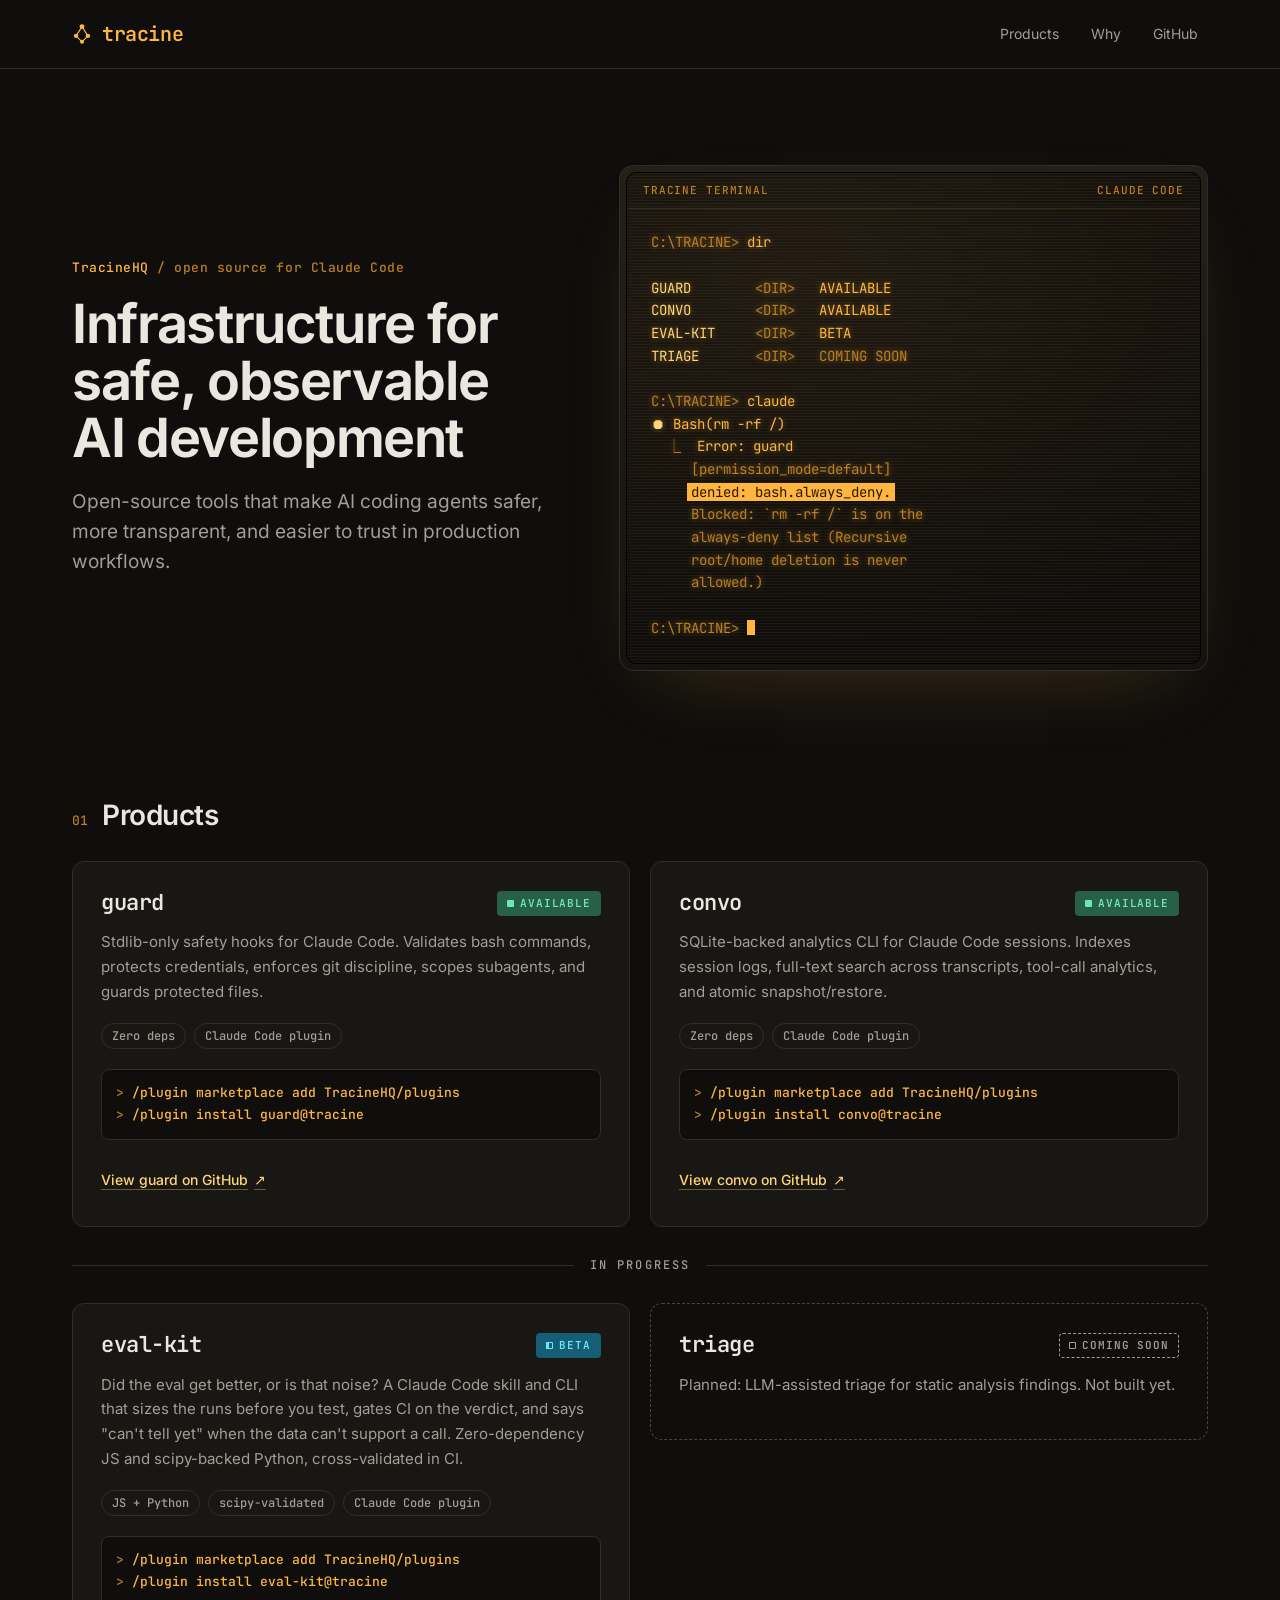
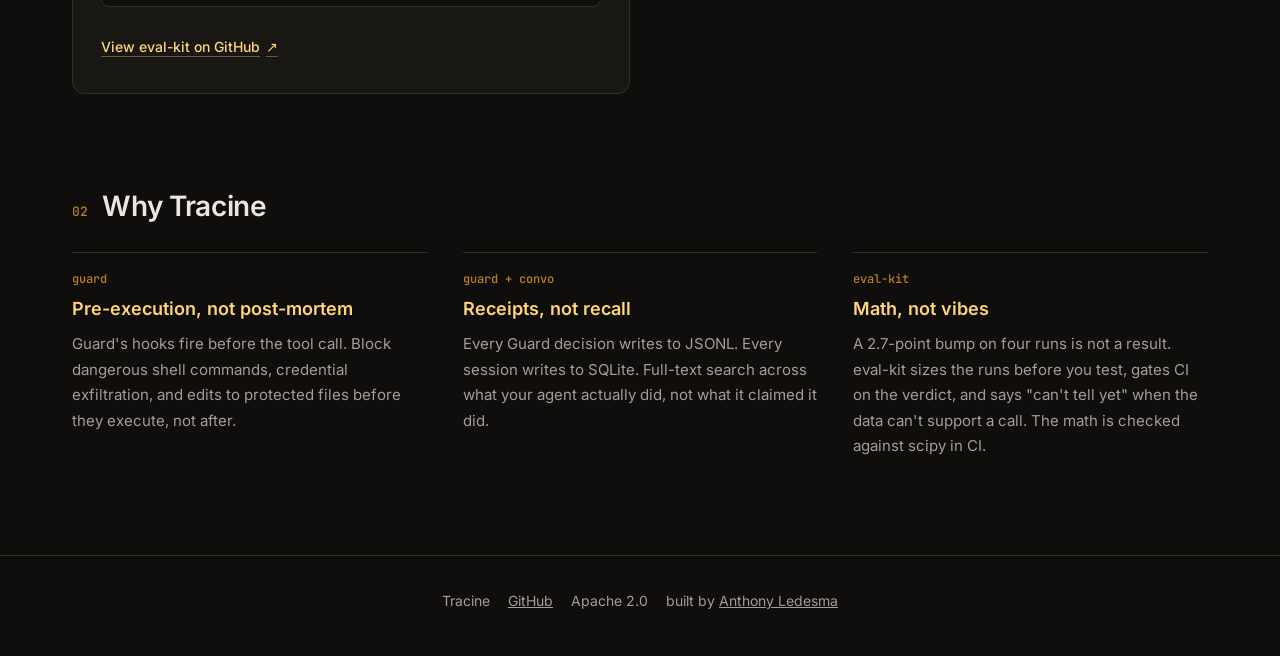
<file: index.html>
<!DOCTYPE html>
<html lang="en">
<head>
<meta charset="UTF-8">
<meta name="viewport" content="width=device-width, initial-scale=1.0">
<title>Tracine: Infrastructure for safe, observable AI development</title>
<meta name="description" content="Open-source tools that make AI coding agents safer, more transparent, and easier to trust. Safety hooks, session analytics, and eval statistics.">
<meta name="theme-color" content="#0f0e0c">
<meta property="og:title" content="Tracine">
<meta property="og:description" content="Infrastructure for safe, observable AI development">
<meta property="og:type" content="website">
<meta property="og:url" content="https://tracine.dev/">
<meta property="og:image" content="https://tracine.dev/og.png">
<meta name="twitter:card" content="summary_large_image">
<link rel="icon" type="image/png" href="favicon.png">
<link rel="canonical" href="https://tracine.dev/">
<link rel="preload" href="assets/fonts/jetbrains-mono-latin-wght-normal.woff2" as="font" type="font/woff2" crossorigin>
<script type="application/ld+json">
{
  "@context": "https://schema.org",
  "@type": "Organization",
  "@id": "https://tracine.dev/#organization",
  "name": "Tracine",
  "url": "https://tracine.dev/",
  "logo": "https://tracine.dev/favicon.png",
  "description": "Infrastructure for safe, observable AI development.",
  "sameAs": ["https://github.com/TracineHQ"],
  "founder": {
    "@type": "Person",
    "@id": "https://anthonyledesma.com/#person",
    "name": "Anthony Ledesma",
    "url": "https://anthonyledesma.com/",
    "sameAs": ["https://github.com/AnthonyLedesma", "https://www.linkedin.com/in/anthonyledesma/"]
  }
}
</script>
<style>
@font-face{font-family:"Inter";src:url("assets/fonts/inter-latin-wght-normal.woff2") format("woff2");font-weight:100 900;font-display:swap}
@font-face{font-family:"JetBrains Mono";src:url("assets/fonts/jetbrains-mono-latin-wght-normal.woff2") format("woff2");font-weight:100 800;font-display:swap}

/* Tokens: anthonyledesma.com amber phosphor palette, dark values (tracine.dev has no light mode today). */
:root{
  color-scheme:dark;
  --bg:#0f0e0c; --surface:#191714; --fg:#eae7e1; --muted:#a29d96; --faint:#302d29;
  --accent:#ffb641; --accent-ink:#fed579;
  --phosphor:#ffb641; --phosphor-hi:#fed579; --phosphor-lo:#ba7e23; --phosphor-ink:#2a1500;
  --ok:#6ee7b7; --ok-dim:#285f47; --beta:#67e8f9; --beta-dim:#155e75; --alarm:#ff5d5d; --ink:#1c1b19;
  --glass:#201a12;
  --sans:"Inter",ui-sans-serif,system-ui,-apple-system,"Segoe UI",sans-serif;
  --mono:"JetBrains Mono",ui-monospace,"SF Mono",Menlo,monospace;
  --wrap:1200px;
}
*,*::before,*::after{box-sizing:border-box}
html{-webkit-text-size-adjust:100%;scroll-behavior:smooth}
@media (prefers-reduced-motion:reduce){html{scroll-behavior:auto}}
body{margin:0;background:var(--bg);color:var(--fg);font:400 16px/1.6 var(--sans);-webkit-font-smoothing:antialiased;overflow-wrap:anywhere}
a{color:var(--accent-ink)}
:focus-visible{outline:2px solid var(--accent);outline-offset:3px;border-radius:4px}
.wrap{max-width:var(--wrap);margin:0 auto;padding:0 16px}
@media (min-width:640px){.wrap{padding:0 24px}}
@media (min-width:1024px){.wrap{padding:0 32px}}
.sr-only{position:absolute;width:1px;height:1px;padding:0;margin:-1px;overflow:hidden;clip:rect(0,0,0,0);white-space:nowrap;border:0}
.skip{position:absolute;left:16px;top:-48px;background:var(--phosphor);color:var(--phosphor-ink);padding:8px 12px;border-radius:4px;font-weight:600;z-index:10;text-decoration:none}
.skip:focus{top:12px}

/* Header */
.site-head{border-bottom:1px solid var(--faint)}
.nav{display:flex;align-items:center;justify-content:space-between;gap:16px;min-height:68px}
.brand{display:inline-flex;align-items:center;gap:10px;color:var(--phosphor);text-decoration:none;font:600 20px/1 var(--mono);letter-spacing:-.02em;padding:6px 0}
.brand svg{width:20px;height:22px;flex:none}
.nav ul{display:flex;gap:4px;list-style:none;margin:0;padding:0}
.nav ul a{display:inline-flex;align-items:center;min-height:44px;padding:0 10px;color:var(--muted);text-decoration:none;font-size:14px}
.nav ul a:hover{color:var(--fg)}
@media (min-width:640px){.nav ul{gap:12px}}

/* Hero */
.hero{display:grid;gap:40px;padding-block:56px 64px;align-items:center}
@media (min-width:960px){.hero{grid-template-columns:minmax(0,5fr) minmax(0,6fr);gap:56px;padding-block:96px 104px}}
.eyebrow{font:500 13px/1.4 var(--mono);color:var(--phosphor-lo);letter-spacing:.04em;margin:0 0 18px}
.eyebrow b{color:var(--phosphor);font-weight:500}
h1{font:650 clamp(32px,6.4vw,54px)/1.06 var(--sans);letter-spacing:-.025em;margin:0 0 20px;text-wrap:balance}
.lede{color:var(--muted);font-size:clamp(16px,2.2vw,19px);line-height:1.6;margin:0;max-width:34em}

/* Phosphor glass */
.crt{margin:0;border-radius:14px;padding:6px;background:linear-gradient(180deg,#242019,#15130f);border:1px solid var(--faint);box-shadow:0 30px 80px -40px rgba(255,182,65,.25)}
.glass{position:relative;border-radius:10px;overflow:hidden;background:radial-gradient(120% 90% at 30% 20%,var(--glass),var(--bg) 85%);border:1px solid #000}
.glass::after{content:"";position:absolute;inset:0;pointer-events:none;background:repeating-linear-gradient(180deg,rgba(255,182,65,.05) 0 1px,transparent 1px 3px)}
.glass-bar{display:flex;justify-content:space-between;gap:12px;padding:10px 16px;border-bottom:1px solid rgba(255,182,65,.12);font:500 11px/1.4 var(--mono);letter-spacing:.08em;text-transform:uppercase;color:var(--phosphor-lo)}
.screen{margin:0;padding:18px 16px 20px;font:400 clamp(10.5px,2.9vw,14px)/1.62 var(--mono);color:var(--phosphor);white-space:pre-wrap;text-shadow:0 0 6px rgba(255,182,65,.45)}
@media (min-width:640px){.screen{padding:22px 24px 24px}}
.hi{color:var(--phosphor-hi)}
.lo{color:var(--phosphor-lo)}
.rev{background:var(--phosphor);color:var(--phosphor-ink);text-shadow:none;padding:0 4px;margin-left:-4px}
.cursor{display:inline-block;width:.6em;height:1.1em;vertical-align:-.18em;background:var(--phosphor);animation:blink 1s steps(1) 4}
@keyframes blink{50%{opacity:0}}
@media (prefers-reduced-motion:reduce){.cursor{animation:none}}
@media (forced-colors:active){.screen{text-shadow:none}.glass::after{display:none}.rev{forced-color-adjust:none;background:Highlight;color:HighlightText}.cursor{background:CanvasText}}

/* Sections */
.sec{padding-block:24px 72px;scroll-margin-top:16px}
.sec-head{display:flex;align-items:baseline;gap:14px;margin:0 0 28px}
.sec-head h2{font:600 clamp(22px,3vw,28px)/1.2 var(--sans);letter-spacing:-.015em;margin:0}
.sec-head .idx{font:500 13px/1 var(--mono);color:var(--phosphor-lo)}

/* Product cards */
.grid{list-style:none;margin:0;padding:0;display:grid;grid-template-columns:minmax(0,1fr);gap:16px}
@media (min-width:768px){.grid{grid-template-columns:repeat(2,minmax(0,1fr));gap:20px}}
.card{height:100%;display:flex;flex-direction:column;background:var(--surface);border:1px solid var(--faint);border-radius:12px;padding:22px 18px 20px;transition:border-color .15s}
@media (min-width:640px){.card{padding:28px 28px 24px}}
.card:hover{border-color:#4a3a22}
@media (prefers-reduced-motion:reduce){.card{transition:none}}
.card-top{display:flex;align-items:center;justify-content:space-between;gap:12px;margin-bottom:14px}
.card h3{font:600 22px/1.2 var(--mono);letter-spacing:-.02em;margin:0;color:var(--fg)}
.card p{color:var(--muted);font-size:15px;line-height:1.65;margin:0 0 18px}
.chips{display:flex;flex-wrap:wrap;gap:8px;list-style:none;margin:0 0 20px;padding:0}
.chips li{font:500 12px/1 var(--mono);color:var(--muted);border:1px solid var(--faint);border-radius:999px;padding:6px 10px}
.install{margin:auto 0 18px;background:var(--bg);border:1px solid var(--faint);border-radius:8px;padding:12px 14px}
.install code{display:block;font:500 13px/1.75 var(--mono);color:var(--phosphor);white-space:pre-wrap;padding-left:2ch;text-indent:-2ch}
.install code::before{content:"> ";color:var(--phosphor-lo)}
.gh{align-self:flex-start;display:inline-flex;align-items:center;gap:6px;min-height:44px;color:var(--accent-ink);font-size:14px;font-weight:500;text-decoration:underline;text-decoration-color:rgba(254,213,121,.35);text-underline-offset:4px}
.gh:hover{text-decoration-color:currentColor}
.soon{background:transparent;border:1px dashed #4a453e}
.soon:hover{border-color:#4a453e}
.grid > li:has(.soon){align-self:start}

/* Tier badges: word + fill style carry the tier, hue is the third cue */
.badge{display:inline-flex;align-items:center;gap:6px;font:600 11px/1 var(--mono);letter-spacing:.08em;text-transform:uppercase;padding:6px 9px;border-radius:4px;border:1px solid transparent;white-space:nowrap}
.badge::before{content:"";width:7px;height:7px;border-radius:1px;background:currentColor}
.b-available{background:var(--ok-dim);color:var(--ok)}
.b-beta{background:var(--beta-dim);color:var(--beta)}
.b-beta::before{background:linear-gradient(90deg,currentColor 50%,transparent 50%);box-shadow:inset 0 0 0 1px currentColor}
.b-soon{background:transparent;color:var(--muted);border:1px dashed var(--muted)}
.b-soon::before{background:transparent;box-shadow:inset 0 0 0 1px currentColor}

.divider{display:flex;align-items:center;gap:16px;margin:12px 0}
.divider::before,.divider::after{content:"";flex:1;height:1px;background:var(--faint)}
.divider span{font:500 12px/1 var(--mono);letter-spacing:.18em;text-transform:uppercase;color:var(--muted)}

/* Principles */
.why{display:grid;gap:28px;list-style:none;margin:0;padding:0}
@media (min-width:640px){.why{grid-template-columns:1fr 1fr}}
@media (min-width:1024px){.why{grid-template-columns:repeat(3,1fr);gap:36px}}
.why li{border-top:1px solid var(--faint);padding-top:20px}
.why .n{display:block;font:500 12px/1 var(--mono);color:var(--phosphor-lo);margin-bottom:12px}
.why h3{font:600 18px/1.35 var(--sans);margin:0 0 10px;color:var(--phosphor-hi)}
.why p{margin:0;color:var(--muted);font-size:15px;line-height:1.7}

footer{border-top:1px solid var(--faint);margin-top:24px}
.foot{display:flex;flex-wrap:wrap;justify-content:center;gap:4px 18px;padding-block:24px 32px;color:var(--muted);font-size:14px}
.foot a{color:var(--muted);display:inline-flex;align-items:center;min-height:44px}
.foot a:hover{color:var(--fg)}
.foot span{display:inline-flex;align-items:center;min-height:44px}
</style>
</head>
<body>
<a class="skip" href="#products">Skip to products</a>
<header class="site-head">
  <nav class="wrap nav" aria-label="Main">
    <a class="brand" href="/" aria-label="Tracine home">
      <svg viewBox="0 0 54 58" fill="none" stroke="currentColor" stroke-width="3" aria-hidden="true"><circle cx="27" cy="9" r="6.5" fill="currentColor" stroke="none"/><circle cx="11" cy="34" r="6" fill="currentColor" stroke="none"/><circle cx="43" cy="34" r="6" fill="currentColor" stroke="none"/><circle cx="27" cy="50" r="5.5" fill="currentColor" stroke="none"/><path d="M27 9 11 34M27 9l16 25M11 34l16 16M43 34 27 50"/></svg>
      tracine
    </a>
    <ul>
      <li><a href="#products">Products</a></li>
      <li><a href="#why">Why</a></li>
      <li><a href="https://github.com/TracineHQ" rel="noopener">GitHub</a></li>
    </ul>
  </nav>
</header>

<main>
  <section class="wrap hero" aria-labelledby="hero-title">
    <div>
      <p class="eyebrow"><b>TracineHQ</b> / open source for Claude Code</p>
      <h1 id="hero-title">Infrastructure for safe, observable AI development</h1>
      <p class="lede">Open-source tools that make AI coding agents safer, more transparent, and easier to trust in production workflows.</p>
    </div>
    <figure class="crt" aria-labelledby="crt-cap">
      <figcaption id="crt-cap" class="sr-only">Terminal: a directory listing of the four Tracine repos with their status, then Claude Code trying rm -rf / and guard denying it with rule bash.always_deny.</figcaption>
      <div class="glass">
        <div class="glass-bar" aria-hidden="true"><span>Tracine terminal</span><span>claude code</span></div>
<pre class="screen" aria-hidden="true"><span class="lo">C:\TRACINE&gt;</span> dir

<span class="hi">GUARD      </span>  <span class="lo">&lt;DIR&gt;</span>   AVAILABLE
<span class="hi">CONVO      </span>  <span class="lo">&lt;DIR&gt;</span>   AVAILABLE
<span class="hi">EVAL-KIT   </span>  <span class="lo">&lt;DIR&gt;</span>   BETA
<span class="hi">TRIAGE     </span>  <span class="lo">&lt;DIR&gt;</span>   <span class="lo">COMING SOON</span>

<span class="lo">C:\TRACINE&gt;</span> claude
<span class="hi">⏺</span> Bash(rm -rf /)
  <span class="lo">⎿</span>  Error: guard
     <span class="lo">[permission_mode=default]</span>
     <span class="rev">denied: bash.always_deny.</span>
     <span class="lo">Blocked: `rm -rf /` is on the
     always-deny list (Recursive
     root/home deletion is never
     allowed.)</span>

<span class="lo">C:\TRACINE&gt;</span> <span class="cursor"></span></pre>
      </div>
    </figure>
  </section>

  <section id="products" class="wrap sec" aria-labelledby="products-title">
    <div class="sec-head"><span class="idx" aria-hidden="true">01</span><h2 id="products-title">Products</h2></div>
    <ul class="grid">
      <li>
        <article class="card" aria-labelledby="p-guard">
          <div class="card-top"><h3 id="p-guard">guard</h3><span class="badge b-available">Available</span></div>
          <p>Stdlib-only safety hooks for Claude Code. Validates bash commands, protects credentials, enforces git discipline, scopes subagents, and guards protected files.</p>
          <ul class="chips" aria-label="Traits"><li>Zero deps</li><li>Claude Code plugin</li></ul>
          <div class="install"><code>/plugin marketplace add TracineHQ/plugins</code><code>/plugin install guard@tracine</code></div>
          <a class="gh" href="https://github.com/TracineHQ/guard" rel="noopener">View guard on GitHub <span aria-hidden="true">↗</span></a>
        </article>
      </li>
      <li>
        <article class="card" aria-labelledby="p-convo">
          <div class="card-top"><h3 id="p-convo">convo</h3><span class="badge b-available">Available</span></div>
          <p>SQLite-backed analytics CLI for Claude Code sessions. Indexes session logs, full-text search across transcripts, tool-call analytics, and atomic snapshot/restore.</p>
          <ul class="chips" aria-label="Traits"><li>Zero deps</li><li>Claude Code plugin</li></ul>
          <div class="install"><code>/plugin marketplace add TracineHQ/plugins</code><code>/plugin install convo@tracine</code></div>
          <a class="gh" href="https://github.com/TracineHQ/convo" rel="noopener">View convo on GitHub <span aria-hidden="true">↗</span></a>
        </article>
      </li>
      <li class="divider" style="grid-column:1/-1" aria-hidden="true"><span>In progress</span></li>
      <li>
        <article class="card" aria-labelledby="p-eval">
          <div class="card-top"><h3 id="p-eval">eval-kit</h3><span class="badge b-beta">Beta</span></div>
          <p>Did the eval get better, or is that noise? A Claude Code skill and CLI that sizes the runs before you test, gates CI on the verdict, and says "can't tell yet" when the data can't support a call. Zero-dependency JS and scipy-backed Python, cross-validated in CI.</p>
          <ul class="chips" aria-label="Traits"><li>JS + Python</li><li>scipy-validated</li><li>Claude Code plugin</li></ul>
          <div class="install"><code>/plugin marketplace add TracineHQ/plugins</code><code>/plugin install eval-kit@tracine</code></div>
          <a class="gh" href="https://github.com/TracineHQ/eval-kit" rel="noopener">View eval-kit on GitHub <span aria-hidden="true">↗</span></a>
        </article>
      </li>
      <li>
        <article class="card soon" aria-labelledby="p-triage">
          <div class="card-top"><h3 id="p-triage">triage</h3><span class="badge b-soon">Coming soon</span></div>
          <p>Planned: LLM-assisted triage for static analysis findings. Not built yet.</p>
        </article>
      </li>
    </ul>
  </section>

  <section id="why" class="wrap sec" aria-labelledby="why-title">
    <div class="sec-head"><span class="idx" aria-hidden="true">02</span><h2 id="why-title">Why Tracine</h2></div>
    <ul class="why">
      <li><span class="n" aria-hidden="true">guard</span><h3>Pre-execution, not post-mortem</h3><p>Guard's hooks fire before the tool call. Block dangerous shell commands, credential exfiltration, and edits to protected files before they execute, not after.</p></li>
      <li><span class="n" aria-hidden="true">guard + convo</span><h3>Receipts, not recall</h3><p>Every Guard decision writes to JSONL. Every session writes to SQLite. Full-text search across what your agent actually did, not what it claimed it did.</p></li>
      <li><span class="n" aria-hidden="true">eval-kit</span><h3>Math, not vibes</h3><p>A 2.7-point bump on four runs is not a result. eval-kit sizes the runs before you test, gates CI on the verdict, and says "can't tell yet" when the data can't support a call. The math is checked against scipy in CI.</p></li>
    </ul>
  </section>
</main>

<footer>
  <div class="wrap foot">
    <span>Tracine</span>
    <a href="https://github.com/TracineHQ" rel="noopener">GitHub</a>
    <span>Apache 2.0</span>
    <span>built by&nbsp;<a href="https://anthonyledesma.com" rel="author">Anthony Ledesma</a></span>
  </div>
</footer>
<!-- Cloudflare Web Analytics: cookie-free, no banner needed. Production host only, so local previews stay out of the numbers. -->
<script>
if (location.hostname === 'tracine.dev') {
  const s = document.createElement('script');
  s.defer = true;
  s.src = 'https://static.cloudflareinsights.com/beacon.min.js';
  s.dataset.cfBeacon = '{"token": "96b0a54784e84e16af865856cbe886c4"}';
  document.body.appendChild(s);
}
</script>
</body>
</html>
</file>
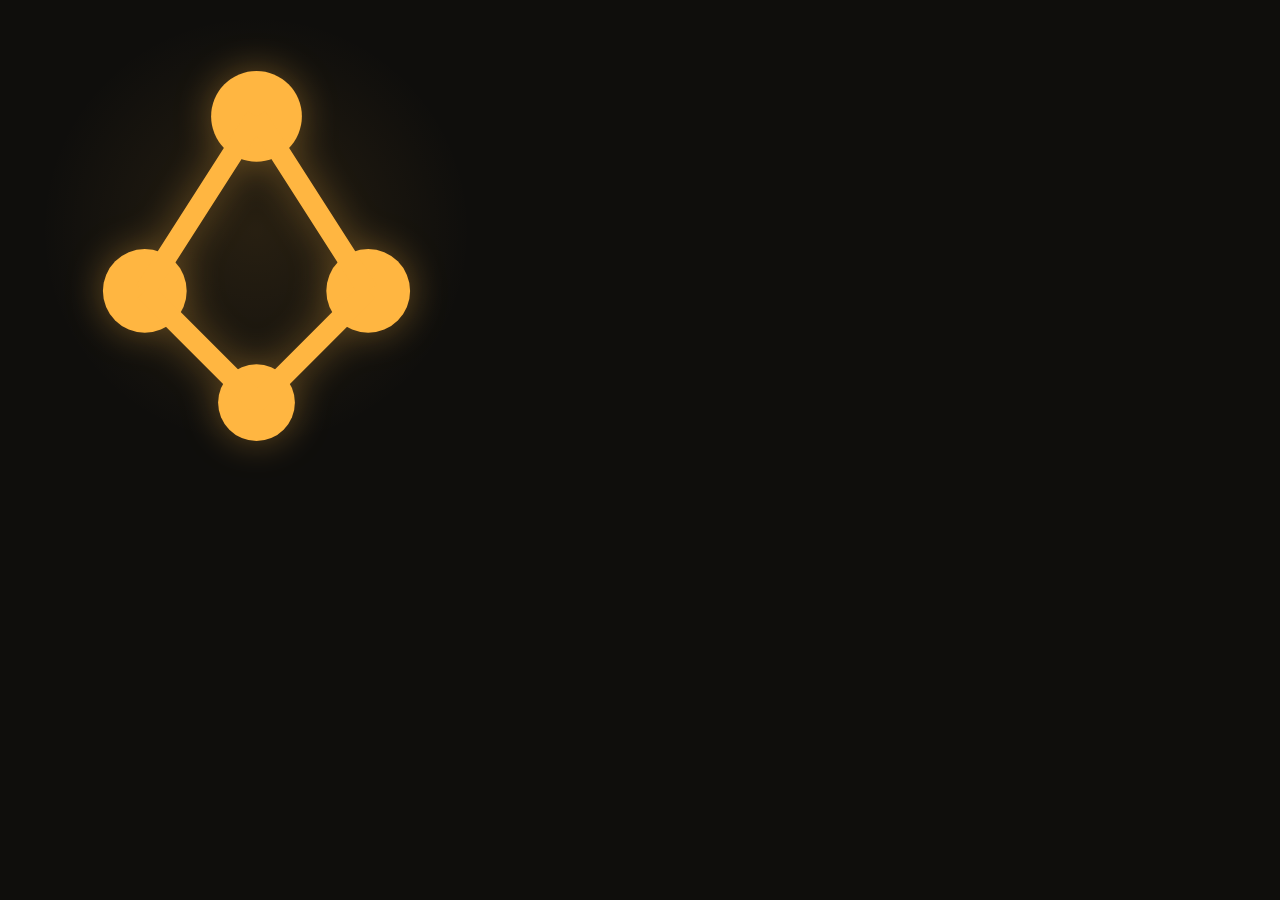
<file: assets/og/avatar.html>
<!DOCTYPE html>
<html lang="en">
<head>
<meta charset="UTF-8">
<!--
  TracineHQ org avatar. 512x512 CSS px, captured at deviceScaleFactor 2 => 1024x1024.
  The tracine.dev favicon mark, kept inside the circle GitHub crops avatars to in some views.
-->
<style>
:root{--bg:#0f0e0c;--phosphor:#ffb641}
*{margin:0;padding:0;box-sizing:border-box}
html,body{width:512px;height:512px;overflow:hidden;background:var(--bg)}
body{display:grid;place-items:center;background:radial-gradient(60% 60% at 50% 45%,rgba(255,182,65,.10),transparent 70%),var(--bg)}
svg{width:377px;height:406px;color:var(--phosphor);filter:drop-shadow(0 0 18px rgba(255,182,65,.35))}
</style>
</head>
<body>
<svg viewBox="0 0 54 58" fill="none" stroke="currentColor" stroke-width="3" aria-hidden="true"><circle cx="27" cy="9" r="6.5" fill="currentColor" stroke="none"/><circle cx="11" cy="34" r="6" fill="currentColor" stroke="none"/><circle cx="43" cy="34" r="6" fill="currentColor" stroke="none"/><circle cx="27" cy="50" r="5.5" fill="currentColor" stroke="none"/><path d="M27 9 11 34M27 9l16 25M11 34l16 16M43 34 27 50"/></svg>
</body>
</html>
</file>
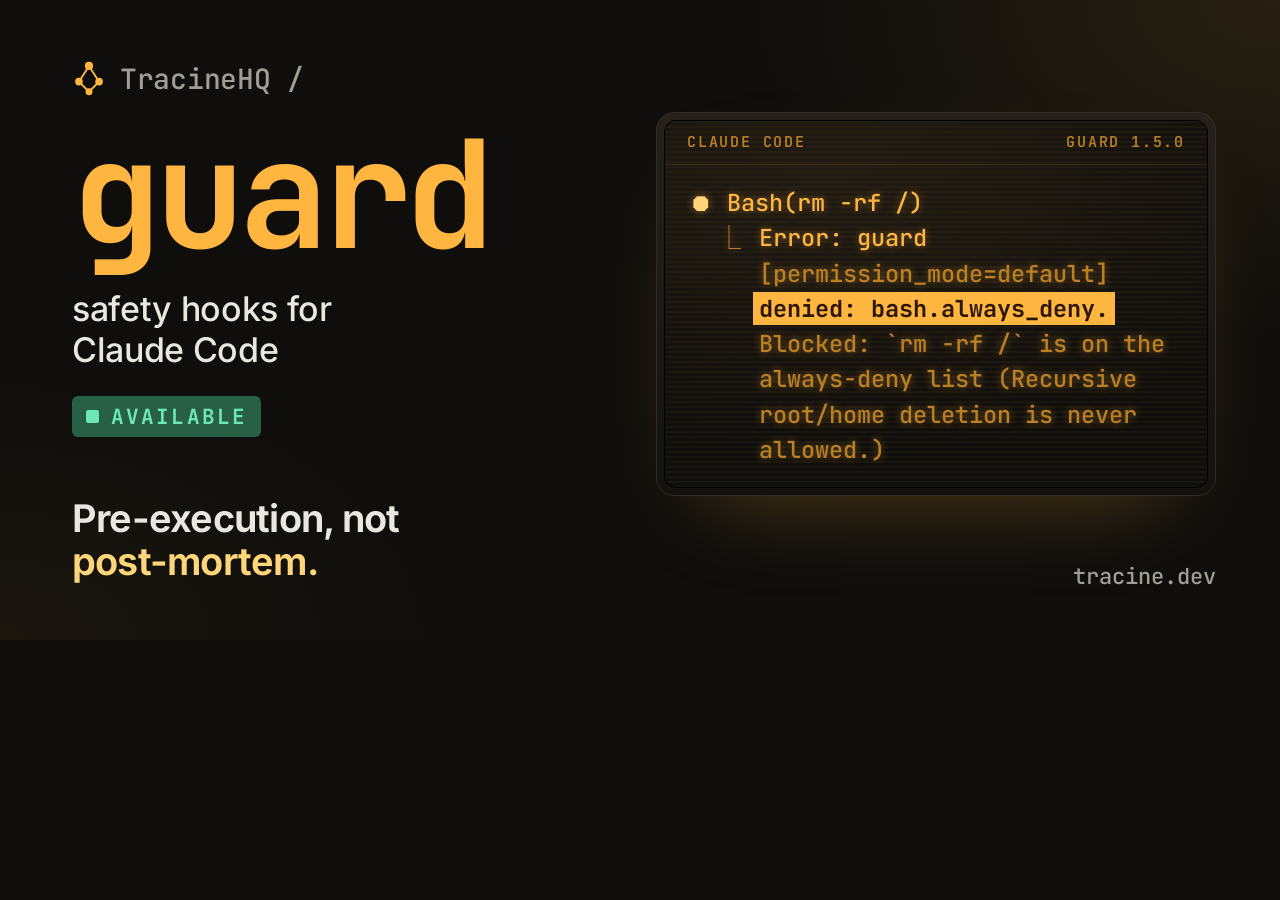
<file: assets/og/card.html>
<!DOCTYPE html>
<html lang="en">
<head>
<meta charset="UTF-8">
<!--
  GitHub social preview renderer. 1280x640 CSS px, captured at deviceScaleFactor 2 => 2560x1280.
  ?p=guard|convo|convostats|evalkit|plugins|tracine   ?style=phosphor (lead) | quiet (alternative)
  Terminal text is real output: guard 1.5.0 (always-deny path), convo 2.1.0, eval-kit 0.1.0 README example.
-->
<style>
@font-face{font-family:"Inter";src:url("../fonts/inter-latin-wght-normal.woff2") format("woff2");font-weight:100 900}
@font-face{font-family:"JetBrains Mono";src:url("../fonts/jetbrains-mono-latin-wght-normal.woff2") format("woff2");font-weight:100 800}
:root{
  --bg:#0f0e0c; --surface:#191714; --fg:#eae7e1; --muted:#a29d96; --faint:#302d29;
  --phosphor:#ffb641; --phosphor-hi:#fed579; --phosphor-lo:#ba7e23; --phosphor-ink:#2a1500;
  --ok:#6ee7b7; --ok-dim:#285f47; --beta:#67e8f9; --beta-dim:#155e75;
  --glass:#201a12;
  --sans:"Inter",sans-serif; --mono:"JetBrains Mono",monospace;
}
*{margin:0;padding:0;box-sizing:border-box}
html,body{width:1280px;height:640px;overflow:hidden;background:var(--bg)}
body{position:relative;color:var(--fg);font-family:var(--sans);-webkit-font-smoothing:antialiased}
.glow{position:absolute;inset:0;background:radial-gradient(70% 90% at 100% 0%,rgba(255,182,65,.10),transparent 60%),radial-gradient(50% 60% at 0% 100%,rgba(255,182,65,.05),transparent 70%)}

/* ---------- phosphor (lead) ---------- */
.ph{position:absolute;inset:0;display:grid;grid-template-columns:540px 1fr;gap:44px;padding:60px 64px 56px 72px}
.ph .left{display:flex;flex-direction:column;min-width:0}
.owner{display:flex;align-items:center;gap:14px;font:500 28px/1 var(--mono);color:var(--muted);letter-spacing:-.01em}
.owner svg{width:34px;height:37px;color:var(--phosphor)}
.name{font:700 var(--name-size,128px)/.95 var(--mono);letter-spacing:-.045em;color:var(--phosphor);margin:26px 0 22px;white-space:nowrap}
.desc{font:500 34px/1.22 var(--sans);color:var(--fg);letter-spacing:-.01em;max-width:13em;text-wrap:balance}
.badge{display:inline-flex;align-items:center;gap:12px;align-self:flex-start;margin-top:26px;font:700 21px/1 var(--mono);letter-spacing:.1em;text-transform:uppercase;padding:10px 14px;border-radius:6px}
.badge::before{content:"";width:13px;height:13px;background:currentColor;border-radius:2px}
.b-available{background:var(--ok-dim);color:var(--ok)}
.b-beta{background:var(--beta-dim);color:var(--beta)}
.b-beta::before{background:linear-gradient(90deg,currentColor 50%,transparent 50%);box-shadow:inset 0 0 0 2px currentColor}
.tagline{margin-top:auto;font:650 38px/1.15 var(--sans);letter-spacing:-.02em;color:var(--fg)}
.tagline em{font-style:normal;color:var(--phosphor-hi);white-space:nowrap}
.right{display:flex;flex-direction:column;justify-content:center;min-width:0;padding-bottom:36px}
.crt{flex:none;display:flex;flex-direction:column;border-radius:18px;padding:7px;background:linear-gradient(180deg,#26211a,#14120f);border:1px solid var(--faint);box-shadow:0 40px 90px -50px rgba(255,182,65,.35)}
.glass{position:relative;border-radius:12px;overflow:hidden;background:radial-gradient(120% 90% at 30% 15%,var(--glass),var(--bg) 85%);border:1px solid #000}
.glass::after{content:"";position:absolute;inset:0;background:repeating-linear-gradient(180deg,rgba(255,182,65,.04) 0 2px,transparent 2px 5px)}
.bar{display:flex;justify-content:space-between;padding:14px 22px;border-bottom:1px solid rgba(255,182,65,.14);font:600 15px/1 var(--mono);letter-spacing:.12em;text-transform:uppercase;color:var(--phosphor-lo)}
.scr{padding:20px 24px;font:500 var(--scr-size,20px)/1.5 var(--mono);color:var(--phosphor);white-space:pre-wrap;text-shadow:0 0 8px rgba(255,182,65,.45)}
.hi{color:var(--phosphor-hi)} .lo{color:var(--phosphor-lo)}
.rev{background:var(--phosphor);color:var(--phosphor-ink);text-shadow:none;padding:1px 6px;margin-left:-6px;font-weight:700}
.cur{display:inline-block;width:.6em;height:1.05em;vertical-align:-.15em;background:var(--phosphor)}
.foot{position:absolute;right:64px;bottom:52px;font:500 22px/1 var(--mono);color:var(--muted)}

/* org card */
.org .name{margin:30px 0 26px}
.org .desc{font-size:38px;max-width:12.5em}
.pillars{margin-top:auto;font:600 19px/1 var(--mono);letter-spacing:.16em;text-transform:uppercase;color:var(--muted)}
.pillars b{color:var(--phosphor);font-weight:600}

/* ---------- quiet (alternative) ---------- */
.qt{position:absolute;inset:0;padding:64px 80px 60px;display:flex;flex-direction:column}
.qt .top{display:flex;justify-content:space-between;align-items:center}
.qt .owner{font-size:30px}
.qt .badge{margin:0}
.qt .name{--name-size:184px;margin:34px 0 18px;line-height:.9}
.qt .desc{font-size:42px;max-width:none;color:var(--muted);font-weight:500}
.qt .proof{margin-top:30px;align-self:flex-start;font:600 34px/1.2 var(--mono);color:var(--fg);padding:6px 0 6px 22px;border-left:5px solid var(--phosphor)}
.qt .proof .hl{color:var(--phosphor-hi)}
.qt .bottom{margin-top:auto;display:flex;justify-content:space-between;align-items:baseline}
.qt .tagline{margin:0;font-size:44px}
.qt .url{font:500 26px/1 var(--mono);color:var(--muted)}
.qt.org .name{--name-size:196px}
</style>
</head>
<body>
<div class="glow"></div>
<div id="root"></div>
<script>
const q = new URLSearchParams(location.search);
const P = q.get('p') || 'guard';
const S = q.get('style') || 'phosphor';
const MARK = '<svg viewBox="0 0 54 58" fill="none" stroke="currentColor" stroke-width="3" aria-hidden="true"><circle cx="27" cy="9" r="6.5" fill="currentColor" stroke="none"/><circle cx="11" cy="34" r="6" fill="currentColor" stroke="none"/><circle cx="43" cy="34" r="6" fill="currentColor" stroke="none"/><circle cx="27" cy="50" r="5.5" fill="currentColor" stroke="none"/><path d="M27 9 11 34M27 9l16 25M11 34l16 16M43 34 27 50"/></svg>';
const esc = s => s.replace(/&/g,'&amp;').replace(/</g,'&lt;').replace(/>/g,'&gt;');

const cards = {
  guard: {
    name: 'guard', size: 150, tier: 'available',
    desc: 'safety hooks for Claude Code',
    tagline: 'Pre-execution, not <em>post-mortem.</em>',
    bar: ['claude code', 'guard 1.5.0'], scrSize: 23.5,
    // guard 1.5.0: `rm -rf /` hits the always-deny list (registry.py:749-751). No em dash in this path.
    scr:
`<span class="hi">⏺</span> Bash(rm -rf /)
  <span class="lo" style="display:inline-block;width:1ch">⎿</span>  Error: guard
     <span class="lo">[permission_mode=default]</span>
     <span class="rev">denied: bash.always_deny.</span>
     <span class="lo">Blocked: \`rm -rf /\` is on the
     always-deny list (Recursive
     root/home deletion is never
     allowed.)</span>`,
    proof: '<span class="hl">denied:</span> bash.always_deny.'
  },
  convo: {
    name: 'convo', size: 150, tier: 'available',
    desc: 'session analytics for Claude Code',
    tagline: 'Receipts, not <em>recall.</em>',
    bar: ['zsh', 'convo 2.1.0'], scrSize: 19,
    // convo 2.1.0 prose format (read/prose.py:60-75; tool_result hits print no position), captured 2026-10-02
    scr:
`<span class="lo">$</span> convo search 'force push' \\
    --project ~/develop/guard --limit 1
<span class="hi">convo search 'force push' -- 1 hits</span>

<span class="lo">--- hit 1 of 1 ---</span>
<span class="lo">session:</span> e2ab3361
<span class="lo">when:</span>    2026-05-19 18:33:29Z
<span class="lo">project:</span> guard
<span class="lo">kind:</span>    tool_result (from Read)
<span class="lo">output:</span> ...tdout, _stderr = _run("git <span class="rev">[push] --[force]</span>", cwd=tmp_path, decisions_...`,
    proof: "convo search <span class=\"hl\">'force push'</span>"
  },
  convostats: {
    name: 'convo', size: 150, tier: 'available',
    desc: 'session analytics for Claude Code',
    tagline: 'Receipts, not <em>recall.</em>',
    bar: ['zsh', 'convo 2.1.0'], scrSize: 16.5,
    // convo 2.1.0 `convo stats tools` (format unchanged since 2.0.1), verbatim first rows, captured 2026-10-02
    scr:
`<span class="lo">$</span> convo stats tools
<span class="lo">total</span>  <span class="rev">215462</span>

<span class="lo">top by frequency:</span>
  <span class="lo">tool                                   count</span>
  <span class="lo">------------------------------------  ------</span>
  <span class="hi">Bash</span>                                  103213
  <span class="hi">Read</span>                                   35378
  <span class="hi">Edit</span>                                   26789
  <span class="hi">Write</span>                                   7438
  <span class="hi">StructuredOutput</span>                        7310`,
    proof: 'total <span class="hl">215462</span> tool calls'
  },
  evalkit: {
    name: 'eval-kit', size: 112, tier: 'beta',
    desc: 'eval statistics for Claude Code',
    tagline: 'Math, not <em>vibes.</em>',
    bar: ['zsh', 'eval-kit 0.1.0'], scrSize: 16,
    // eval-kit 0.1.0 README "Command line" example, verbatim.
    scr:
`<span class="lo">$</span> eval-kit compare --baseline base.json \\
    --variant new.json --target 3
<span class="hi">eval-kit compare: Welch's t-test, independent runs</span>
  <span class="lo">baseline</span>  n=4  mean 81.25
  <span class="lo">variant</span>   n=4  mean 83.95
  <span class="lo">shift</span>     +2.70  95% CI [-0.84, +6.24]
  <span class="lo">p</span>         0.111
  <span class="lo">glassD</span>    1.31
  <span class="lo">target</span>    3 (higher is better)

<span class="rev">CAN'T TELL YET.</span> The 95% CI includes both no change and a 3-point shift.
Resolving it takes 16 runs per arm at the spread seen so far; you have 4.`,
    proof: "<span class=\"hl\">CAN'T TELL YET.</span> 16 runs per arm"
  },
  plugins: {
    name: 'plugins', size: 128,
    desc: 'plugin marketplace for Claude Code',
    tagline: 'Add once, <em>install any.</em>',
    bar: ['claude code', 'tracine marketplace'], scrSize: 21,
    // plugins README install block, verbatim. CI installs the same plugins from a local checkout on ubuntu + macos.
    // The first command is one line in Claude Code; it breaks here only to fit the screen.
    scr:
`<span class="lo">&gt;</span> /plugin marketplace add
    <span class="rev">TracineHQ/plugins</span>

<span class="lo">&gt;</span> /plugin install <span class="hi">guard</span>@tracine
<span class="lo">&gt;</span> /plugin install <span class="hi">convo</span>@tracine
<span class="lo">&gt;</span> /plugin install <span class="hi">eval-kit</span>@tracine`,
    proof: '/plugin marketplace add <span class="hl">TracineHQ/plugins</span>'
  },
  tracine: {
    org: true, name: 'tracine', size: 124,
    desc: 'Infrastructure for safe, observable AI development',
    pillars: 'Safety <b>·</b> Observability <b>·</b> Evaluation',
    bar: ['tracine terminal', 'TracineHQ'], scrSize: 24,
    scr:
`<span class="lo">C:\\TRACINE&gt;</span> dir

<span class="hi">GUARD     </span>  <span class="lo">&lt;DIR&gt;</span>  AVAILABLE
<span class="hi">CONVO     </span>  <span class="lo">&lt;DIR&gt;</span>  AVAILABLE
<span class="hi">EVAL-KIT  </span>  <span class="lo">&lt;DIR&gt;</span>  BETA
<span class="hi">TRIAGE    </span>  <span class="lo">&lt;DIR&gt;</span>  <span class="lo">COMING SOON</span>

<span class="lo">C:\\TRACINE&gt;</span> <span class="cur"></span>`,
    proof: 'guard <span class="hl">·</span> convo <span class="hl">·</span> eval-kit'
  }
};
const c = cards[P];
const badge = c.tier ? `<span class="badge b-${c.tier}">${c.tier}</span>` : '';
const root = document.getElementById('root');
if (S === 'quiet') {
  root.innerHTML = `
  <div class="qt ${c.org ? 'org' : ''}">
    <div class="top"><span class="owner">${MARK}${c.org ? 'TracineHQ' : 'TracineHQ /'}</span>${badge}</div>
    <div class="name">${c.name}</div>
    <div class="desc">${c.desc}</div>
    <div class="proof">${c.proof}</div>
    <div class="bottom"><span class="tagline">${c.org ? '<span style="font:600 24px/1 var(--mono);letter-spacing:.16em;text-transform:uppercase;color:var(--muted)">' + c.pillars + '</span>' : c.tagline}</span><span class="url">tracine.dev</span></div>
  </div>`;
} else {
  root.innerHTML = `
  <div class="ph ${c.org ? 'org' : ''}">
    <div class="left">
      <span class="owner">${MARK}${c.org ? 'TracineHQ' : 'TracineHQ /'}</span>
      <div class="name" style="--name-size:${c.size}px">${c.name}</div>
      <div class="desc">${c.desc}</div>
      ${badge}
      ${c.org ? `<div class="pillars">${c.pillars}</div>` : `<div class="tagline">${c.tagline}</div>`}
    </div>
    <div class="right">
      <div class="crt"><div class="glass">
        <div class="bar"><span>${c.bar[0]}</span><span>${c.bar[1]}</span></div>
        <div class="scr" style="--scr-size:${c.scrSize || 20}px">${c.scr}</div>
      </div></div>
      <div class="foot">tracine.dev</div>
    </div>
  </div>`;
}
document.title = `${c.name} ${S}`;
</script>
</body>
</html>
</file>
